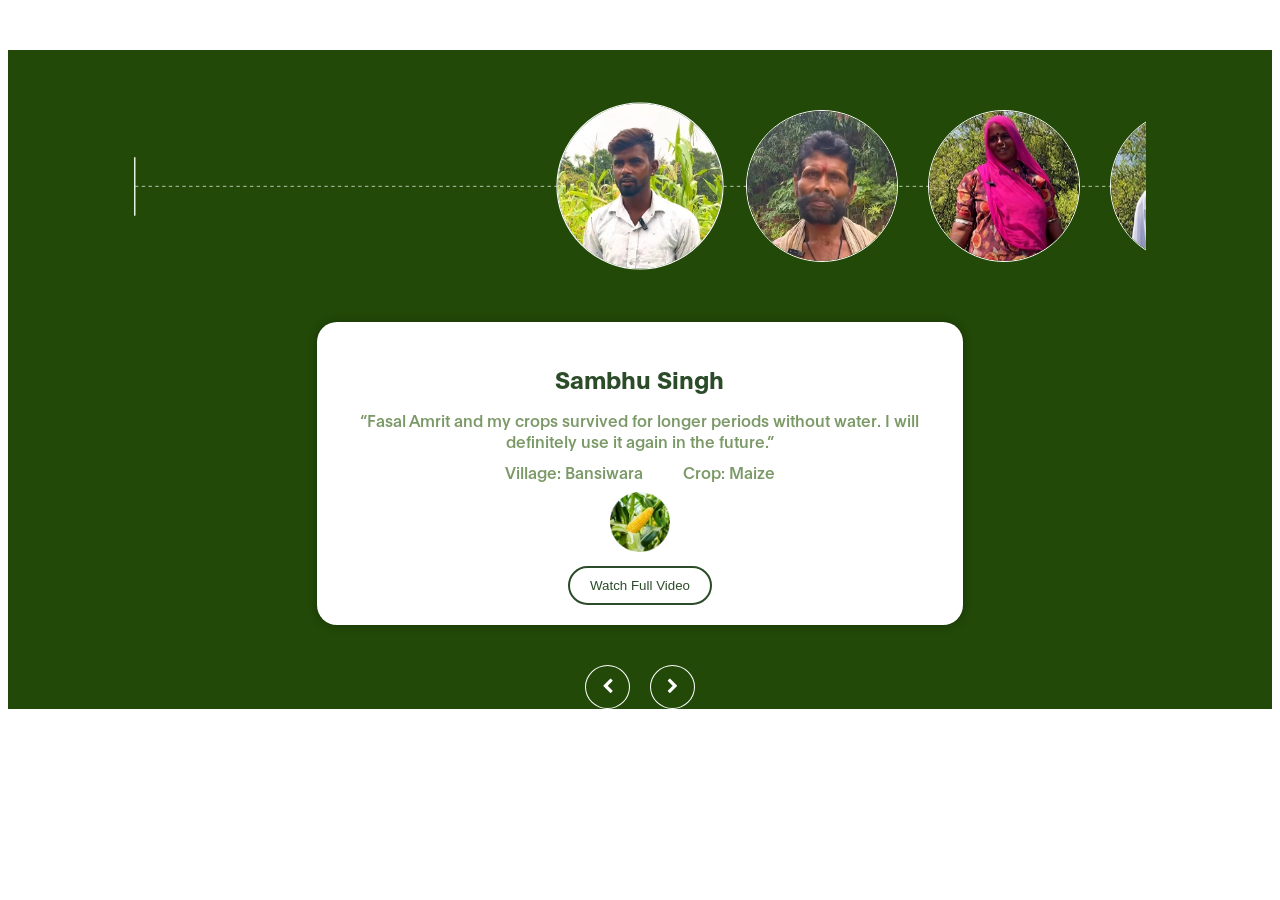
<file: index.html>
<!DOCTYPE html>
<html lang="en">
  <head>
    <meta charset="UTF-8" />
    <meta name="viewport" content="width=device-width, initial-scale=1.0" />
    <title>Carousel Slider</title>
    <link
      rel="stylesheet"
      href="https://cdnjs.cloudflare.com/ajax/libs/font-awesome/4.7.0/css/font-awesome.min.css"
    />
    
    <link rel="stylesheet" href="style.css" />
  </head>
  <body>
    <div class="testimonial-section-shortcode">
    <div class="carousel">
      <div class="carousel-wrapper">
        <div class="carousel-images">
          <div class="carousel-image" data-index="0">
            <img src="imgs/Sambhu.webp" alt="Sambhu Singh" />
          </div>
          <div class="carousel-image" data-index="1">
            <img src="imgs/Sohan.webp" alt="Sohan Singh" />
          </div>
          <div class="carousel-image" data-index="2">
            <img src="imgs/Jetu.webp" alt="Jetu Bai" />
          </div>
          <div class="carousel-image" data-index="2">
            <img src="imgs/khumaji.webp" alt="Khuma Ji" />
          </div>
          <div class="carousel-image" data-index="2">
            <img src="imgs/bansidhar.webp" alt="Banshi Dhar Sharma" />
          </div>
          <div class="carousel-image" data-index="2">
            <img src="imgs/ramesh.webp" alt="Ramesh Chand Sharma" />
          </div>
          <div class="carousel-image" data-index="2">
            <img src="imgs/shyamlal.webp" alt="Shyamlal Dangi" />
          </div>
        </div>
      </div>

      <div class="carousel-content">
        <h2>Sohan Singh</h2>
        <p>
          “Fasal Amrit has helped me keep the soil moist and soft and has helped
          maize crops grow for more than 15-20 days without water.”
        </p>
        <p>Village: Bansiwara &nbsp;&nbsp;&nbsp;&nbsp; Crop: Maize <div class="crop-image"></div></p>
        <button class="carousel-button"></button>
      </div>

      <div class="carousel-controls">
        <button class="prev">
          <i class="fa fa-chevron-left" aria-hidden="true"></i>
        </button>
        <button class="next">
          <i class="fa fa-chevron-right" aria-hidden="true"></i>
        </button>
      </div>
    </div>
    </div>
    <script src="https://cdnjs.cloudflare.com/ajax/libs/gsap/3.11.0/gsap.min.js"></script>
    <script src="script.js"></script>
  </body>
</html>
</file>
<file: style.css>
@font-face { font-family: Plain-Bold; src: url('font/Plain-Font/Plain-Bold.otf'); } 
@font-face { font-family: Plain-Medium; src: url('font/Plain-Font/Plain-Medium.otf'); }

.testimonial-section-shortcode
{
  background-color: #224908;
}

.testimonial-section-shortcode .carousel {
  display: flex;
  flex-direction: column;
  align-items: center;
  text-align: center;
  margin: 50px auto;
  width: 80%;
  position: relative;
}

.testimonial-section-shortcode .carousel-wrapper {
  overflow: hidden;
  width: 100%;
  background: url(imgs/bg-lines.svg);
  background-position: center center;
  background-repeat: no-repeat;
  background-size: contain;
}

.testimonial-section-shortcode .carousel-images {
  display: flex;
  transition: transform 0.5s ease;
  /* transform: translateX(600px) !important; */
  will-change: transform;
  align-items: center;
  justify-content: center;
  padding: 60px 0;
  
}

.testimonial-section-shortcode .carousel-image {
  width: 150px;
  height: 150px;
  border-radius: 50%;
  overflow: hidden;
  margin: 0 15px;
  border: 1px solid #ffffff;
  display: flex;
  align-items: center;
  justify-content: center;
  cursor: pointer;
  flex-shrink: 0;
  transition: all 0.5s ease;
}

.testimonial-section-shortcode .carousel-image img {
  width: 100%;
  height: auto;
}

.testimonial-section-shortcode .carousel-content {
  background-color: #ffffff;
  padding: 20px;
  border-radius: 20px;
  color: #2C4C29;
  margin-bottom: 20px;
  width: 60%;
  box-shadow: 0 0 10px rgba(0, 0, 0, 0.3);
}

.testimonial-section-shortcode .carousel-content h2 {
  margin-bottom: 15px;
  font-family: Plain-Bold;
}

.testimonial-section-shortcode .carousel-content p
{
  font-family: Plain-Medium;
  font-size: 16px;
  color: #3e6b21af;
}

.carousel-content p {
  margin: 10px 0;
}

.testimonial-section-shortcode .carousel-button {
  padding: 10px 20px;
  border: 2px solid #2C4C29;
  border-radius: 25px;
  background: none;
  color: #2C4C29;
  cursor: pointer;
  transition: all 0.3s ease;
}

.testimonial-section-shortcode .carousel-button a{
  color: #2C4C29;
  text-decoration: none;
}
.testimonial-section-shortcode .carousel-button:hover a{
  color: #ffffff;
}
.testimonial-section-shortcode .carousel-button:hover {
  background-color: #2C4C29;
  color: #ffffff;
}

.testimonial-section-shortcode .carousel-controls {
  display: flex;
  justify-content: center;
  margin-top: 20px;
}

.testimonial-section-shortcode .carousel-controls button {
  background: none;
  color: #ffffff;
  font-size: 16px;
  cursor: pointer;
  transition: all 0.3s ease;
  margin: 0 10px;
  padding: 12px 16px;
  border: 1px solid #ffffff;
  border-radius: 50%;
}

.testimonial-section-shortcode .carousel-controls button:hover {
  color: #fec601;
  border-color: #fec601;
}

.testimonial-section-shortcode .carousel-image.active {
  transform: scale(1.1);
  /* border-color: #fec601; */
}
.testimonial-section-shortcode .content-wrap
{
  display: flex;
}
.testimonial-section-shortcode .crop-image img{
width: 60px;
}
@media only screen and (max-width: 768px)
{
    .testimonial-section-shortcode .carousel
    {
        width: 100% !important;
        margin: 50px 0 !important;
    }
}
</file>
